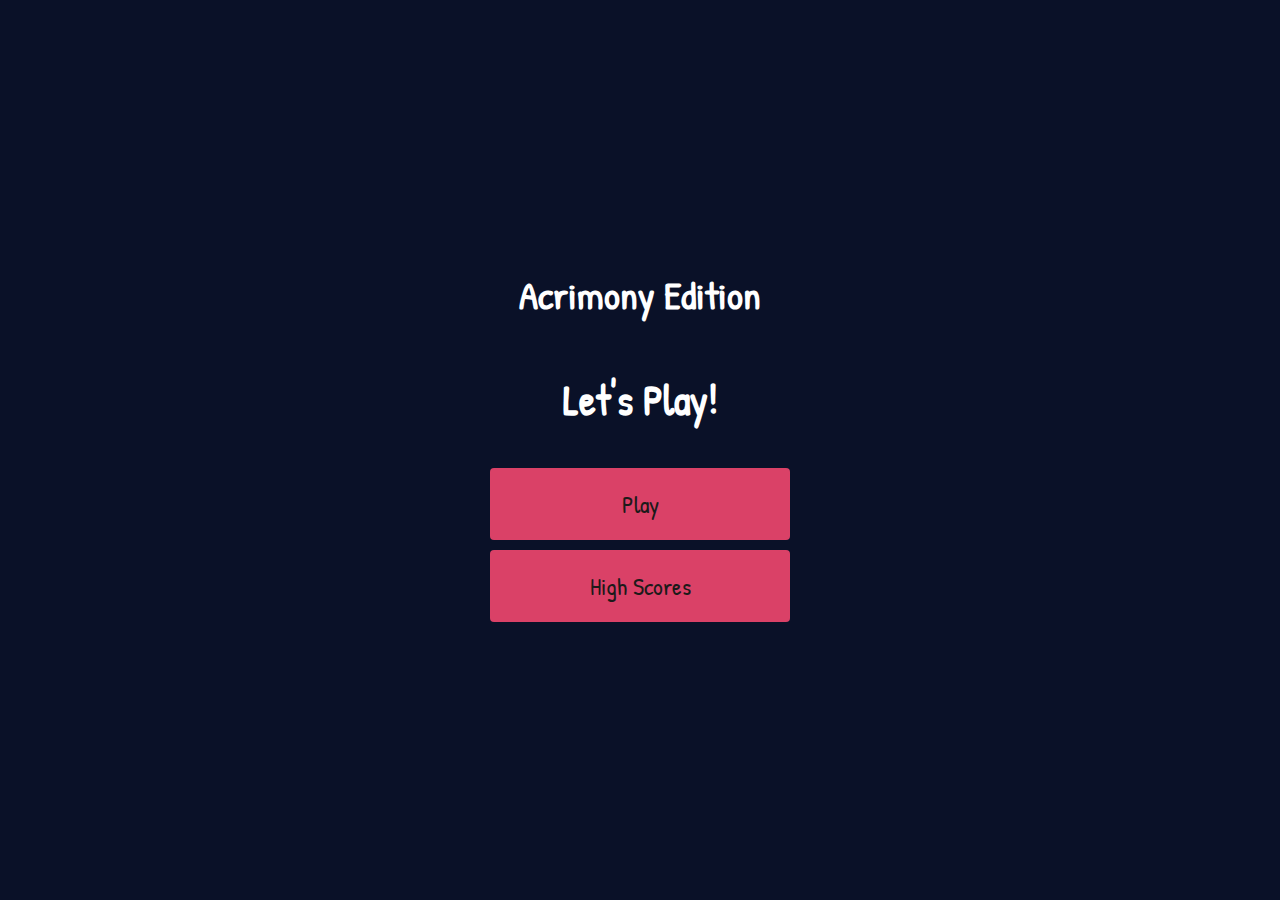
<file: index.html>
<!DOCTYPE html>
<html lang="en">
<head>
    <meta charset="UTF-8">
    <meta http-equiv="X-UA-Compatible" content="IE=edge">
    <meta name="viewport" content="width=device-width, initial-scale=1.0">
    <title>Homepage</title>
      <link rel="preconnect" href="https://fonts.googleapis.com" />
        <link rel="preconnect" href="https://fonts.gstatic.com" crossorigin />
          <link
      href="https://fonts.googleapis.com/css2?family=Nova+Square&display=swap"
      rel="stylesheet"
    />
    <link rel="stylesheet" href="style.css">

</head>
<body>
<div class="container">
<div id="home" class="flex-column flex-center">
    <h1>Acrimony Edition</h1>
    <h2>Let's Play!</h2>
    <a href="/game.html" class="btn">Play</a>
        <a href="/highscores.html" id="highscore-btn" class="btn">High Scores</a>

</div>

</div>

</body>
</html>
</file>
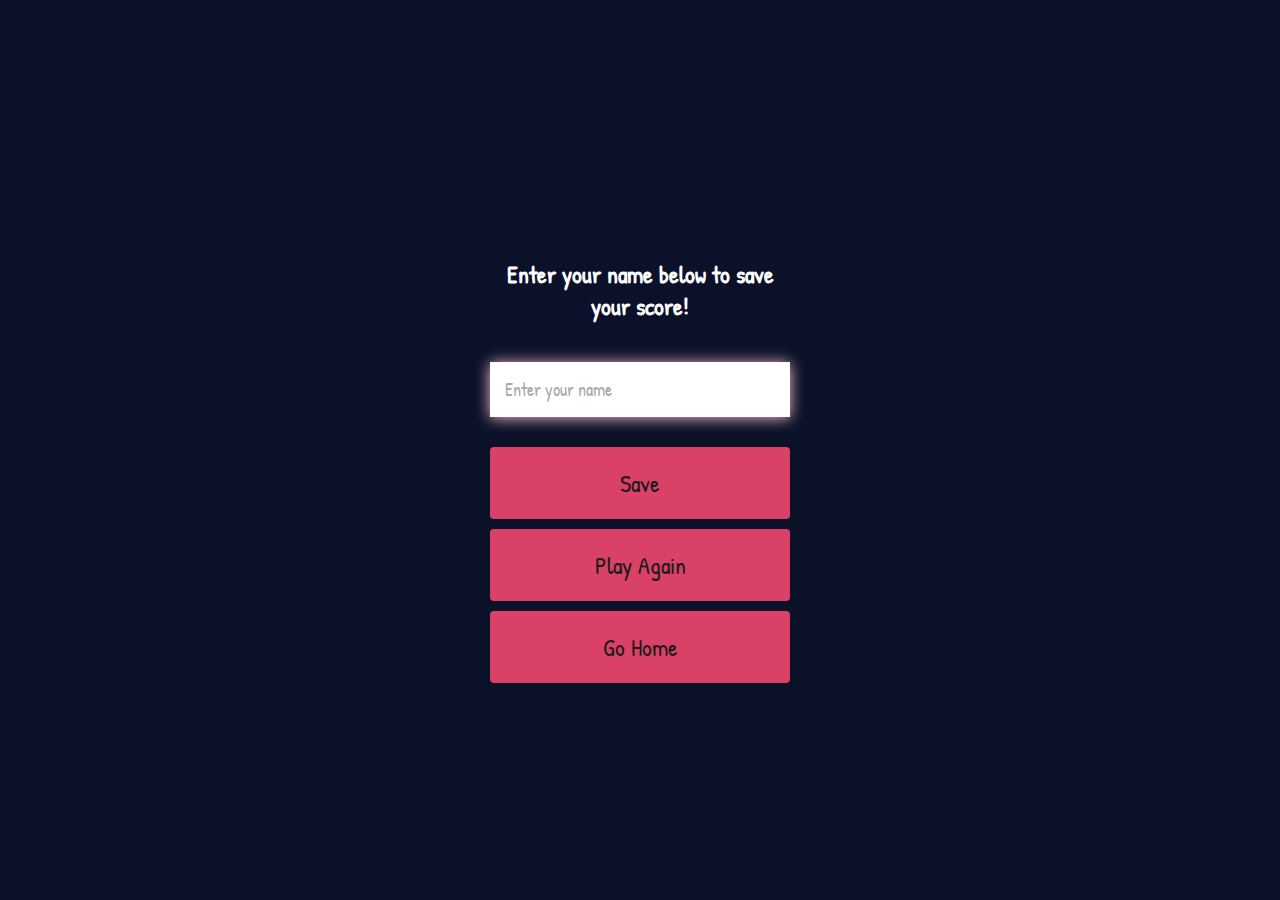
<file: end.html>
<!DOCTYPE html>
<html lang="en">
<head>
    <meta charset="UTF-8">
    <meta http-equiv="X-UA-Compatible" content="IE=edge">
    <meta name="viewport" content="width=device-width, initial-scale=1.0">
    <title>Save</title>
    <link rel="stylesheet" href="style.css">
</head>
<body>
    <div class="container">
        <div id="end" class="flex-center flex-column">
            <h1 id="finalScore">0</h1>
            <form action="" class="end-form-container">
                <h2 id="end-text">Enter your name below to save your score!</h2>
                <input type="text" name="name" id="username" placeholder="Enter your name">
                <button class="btn" id="saveScoreBtn" type="submit" onclick="saveHighScore(event)" disabled>Save</button>
            </form>
            <a href="/game.html" class="btn">Play Again</a>
            <a href="/" class="btn">Go Home</a>
        </div>


    </div>
    <script src="end.js"></script>
</body>
</html>
</file>
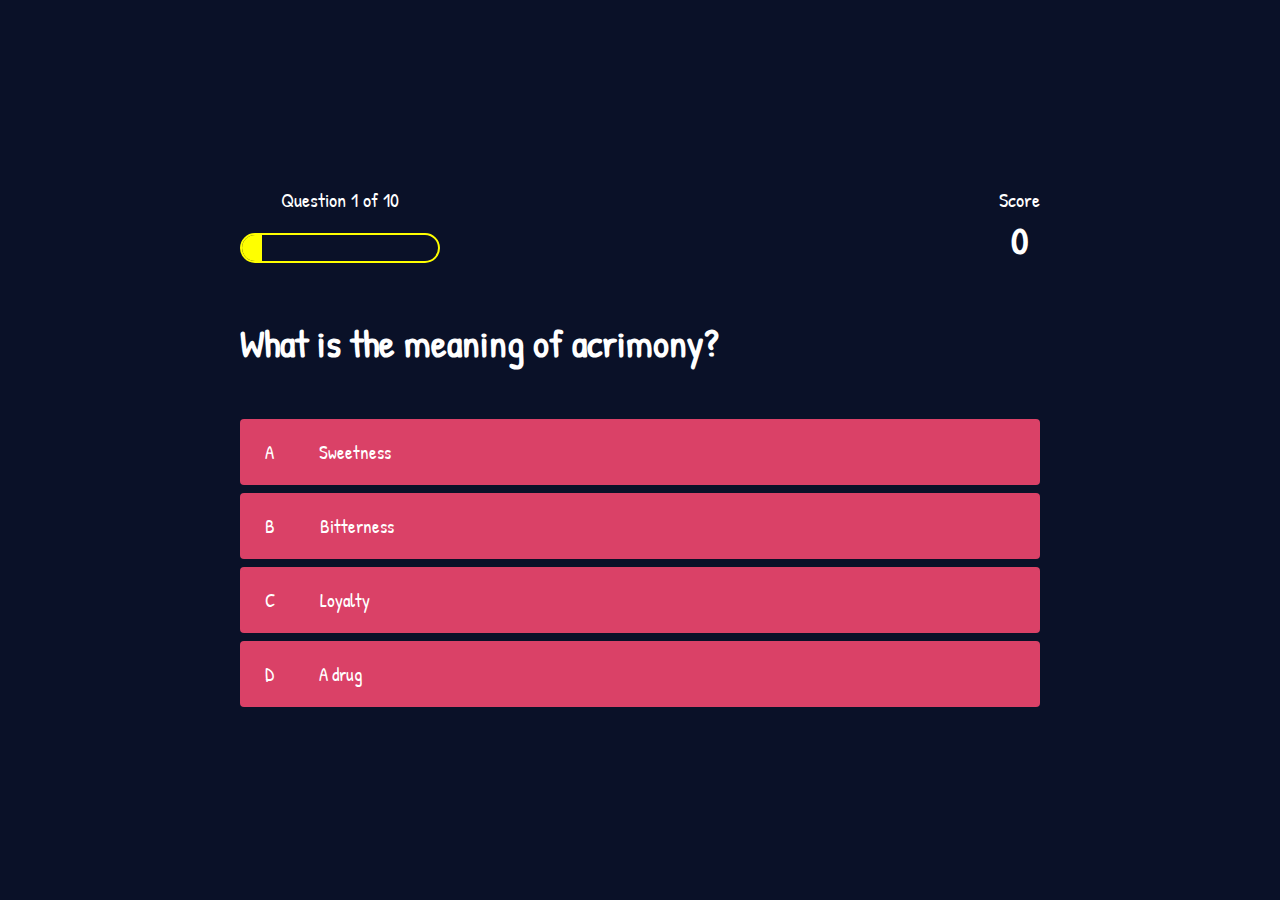
<file: game.html>
<!DOCTYPE html>
<html lang="en">
<head>
    <meta charset="UTF-8">
    <meta http-equiv="X-UA-Compatible" content="IE=edge">
    <meta name="viewport" content="width=device-width, initial-scale=1.0">
    <title>Quiz Page</title>
    <link rel="stylesheet" href="style.css">
    <link rel="stylesheet" href="game.css">
</head>
<body>
    <div class="container">
        <div id="game" class="justify-center flex-column">
            <div id="hud">
                <div class="hud-item">
                    <p id="progressText" class="hud-prefix">
                        Question
                    </p>
                    <div id="progressBar">
                        <div id="progressBarFull"></div>
                    </div>
                </div>
                <div class="hud-item">
                    <p class="hud-prefix">
                        Score
                    </p>
                    <h1 class="hud-main-text" id="score">
                        0
                    </h1>
                </div>
            </div>
                <h1 id="question">Who is Rachel?</h1>
                <div class="choice-container">
                    <p class="choice-prefix">A</p>
                    <p class="choice-text" data-number="1">Choice</p>
                </div>
                <div class="choice-container">
                    <p class="choice-prefix">B</p>
                    <p class="choice-text" data-number="2">Choice 2</p>
                </div>
                <div class="choice-container">
                    <p class="choice-prefix">C</p>
                    <p class="choice-text" data-number="3">Choice 3</p>
                </div>
                <div class="choice-container">
                    <p class="choice-prefix">D</p>
                    <p class="choice-text" data-number="4">Choice 4</p>
                </div>
        </div>

    </div>
    <script src="game.js"></script>
</body>
</html>
</file>
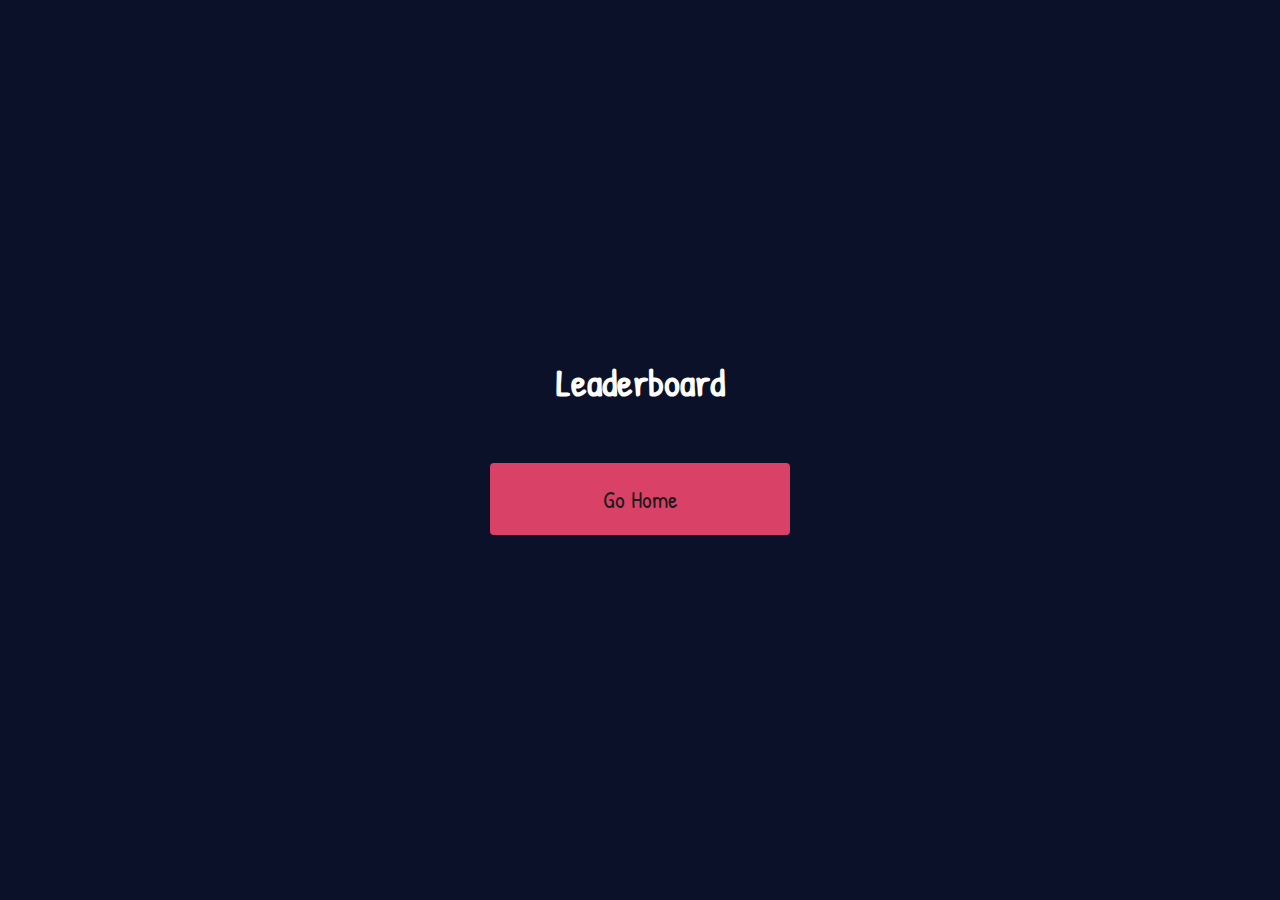
<file: highscores.html>
<!DOCTYPE html>
<html lang="en">
<head>
    <meta charset="UTF-8">
    <meta http-equiv="X-UA-Compatible" content="IE=edge">
    <meta name="viewport" content="width=device-width, initial-scale=1.0">
    <title>HighScores</title>
    <link rel="stylesheet" href="style.css">
    <link rel="stylesheet" href="highscores.css">
</head>
<body>
    <div class="container">
        <div id="highScores" class="flex-center flex-column">
            <h1 id="finalScore">Leaderboard</h1>
            <ul id="highScoresList"></ul>
            <a href="/" class="btn">Go Home</a>
        
        </div>
    </div>
    <script src="highscores.js"></script>
</body>
</html>
</file>
<file: style.css>
@import url('https://fonts.googleapis.com/css2?family=Patrick+Hand&display=swap');

:root{
    background-color: #0a1128ff;
}
*{
    box-sizing: border-box;
    margin: 0;
    padding: 0;
    font-size: 62.5%;
    font-family: 'Patrick Hand', cursive;
}
h1{
    font-size: 3.9rem;
    color: #fff;
    margin-bottom: 5rem;
}
h2{
    color: #fff;
    font-size: 4.2rem;
    margin-bottom: 4rem;
}

.container{
    width: 100vw;
    height: 100vh;
    display: flex;
    justify-content: center;
    align-items: center;
    max-width: 88rem;
    margin: 0 auto;
    padding: 2rem;
}
.flex-column{
    display: flex;
    flex-direction: column;
}
.flex-center{
    justify-content: center;
    align-items: center;
}
.justify-center{
    justify-content: center;
}
.text-center{
    text-align: center;
}
.hidden{
    display: none;
}
.btn{
    font-size: 2.4rem;
    padding: 2rem 0;
    width: 30rem;
    text-align: center;
    margin-bottom: 1rem;
    text-decoration: none;
    color: rgb(28, 26, 26);
    background: #da4167ff;
    border-radius: 4px;
}
.btn:hover{
    cursor: pointer;
    /* box-shadow:0 0.4rem 1.4rem 0 rgba(8, 114, 244, 0.6); */
    transition: transform 150ms;
    transform: scale(1.03);
}
.btn[disabled]:hover{
    cursor: not-allowed;
    box-shadow: none;
    transform: none;
}
 #highscore-btn{
    background: linear-gradient(90deg, 100%); 
 }


 .end-form-container{
    width: 100%;
    display: flex;
    flex-direction: column;
    align-items: center;
    max-width: 30rem;
 }

 input{
    margin-bottom: 1rem;
    width: 20rem;
    padding: 1.5rem;
    font-size: 1.8rem;
    border: none;
    box-shadow: 0 0.1rem 1.4rem 0 pink;
 }
 input::placeholder{
    color: #aaa;
 }
 #username{
    margin-bottom: 3rem;
    width: 100%;
    outline: none;
 }
 #end-text{
    font-size: 2.4rem;
    color: #fff;
    text-align: center;
 }
 #saveScoreBtn{
    border: none;
 }
 @media screen and (max-width: 437px){
    h1{
        font-size: 4rem;
    }
    
 }
</file>
<file: game.css>
body{
    color: #fff;
}
.choice-container{
    display: flex;
    margin-bottom: 0.8rem;
    width: 100%;
    border-radius: 4px;
    background: #da4167ff;
    font-size: 3rem;
    min-width: 80rem;
}
.choice-container:hover{
    cursor: pointer;
    transform: scale(1.02);
    transform: transform 100ms;
}

.choice-prefix{
    padding: 2rem 2.5rem;
    color: white;
}

.choice-text{
    padding: 2rem;
    width: 100%;
}

.correct{
    background: linear-gradient(32deg, rgba(11,223,36) 0%, rgb(41,232,111) 100%);
}

.incorrect{
    background: linear-gradient(32deg, rgba(230,29,29,1)0%, rgb(224, 11,11,1) 100%);
}


#hud{
    display: flex;
    justify-content: space-between;
}
.hud-prefix{
    text-align: center;
    font-size: 2rem;
}
.hud-main-text{
    text-align: center;
}
#progressBar{
    width: 20rem;
    height: 3rem;
    border: 0.2rem solid yellow;
    margin-top: 2rem;
    border-radius: 50px;
    overflow: hidden;
}

#progressBarFull{
    height: 100%;
    background: yellow;
    width: 0%;
}

@media  screen and (max-width: 1237px) {
    .choice-container{
        min-width: 40rem;
    }
}

@media screen and (max-width: 573px) {
    .choice-container{
        min-width: 20rem;
    }
    
}
@media screen and (max-width: 437px) {
    h1{
        font-size: 3rem;
    }
    .choice-container{
        margin-bottom: 0.5rem;
    }
}
</file>
<file: highscores.css>
body{
    color: #fff;
}

#highScoresList{
    list-style:none;
    margin-bottom: 0.5rem;
}
.high-score {
    font-size: 2.8rem;
    margin-bottom: 0.5rem;
}
</file>
